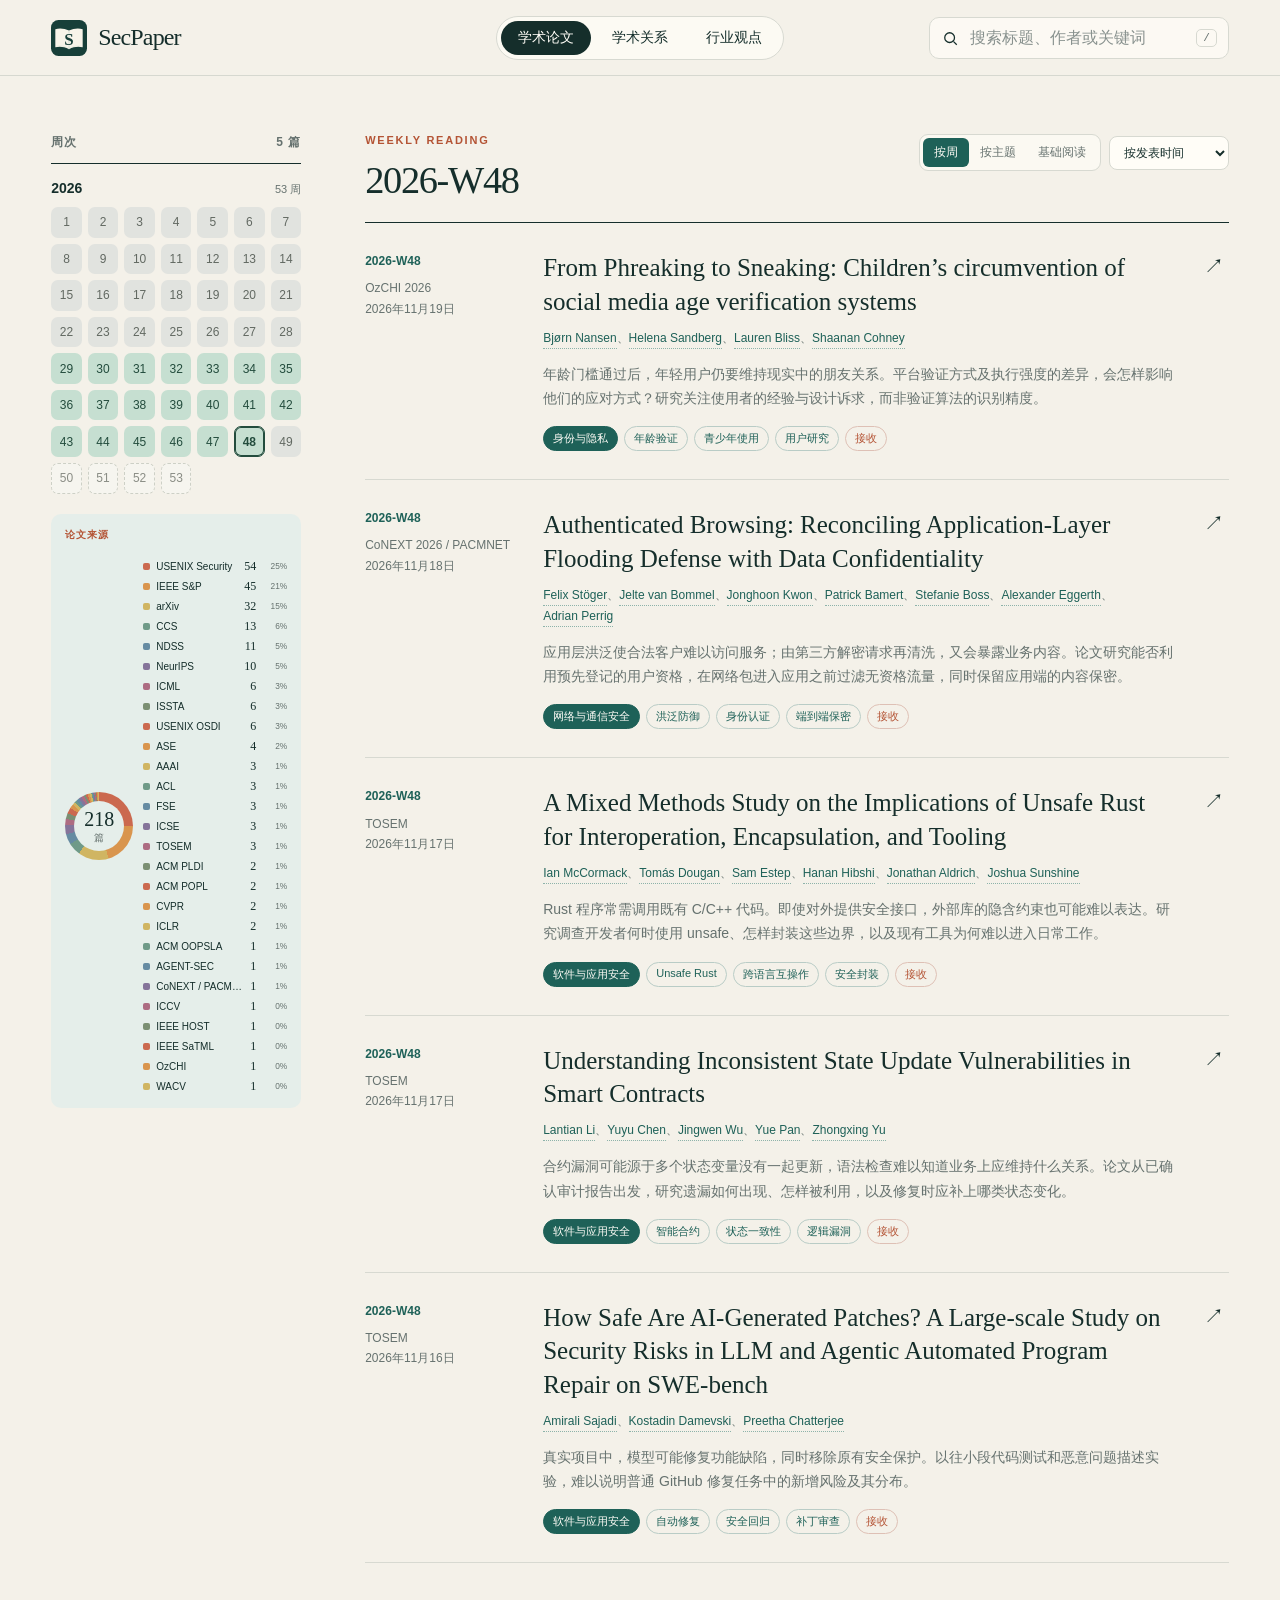
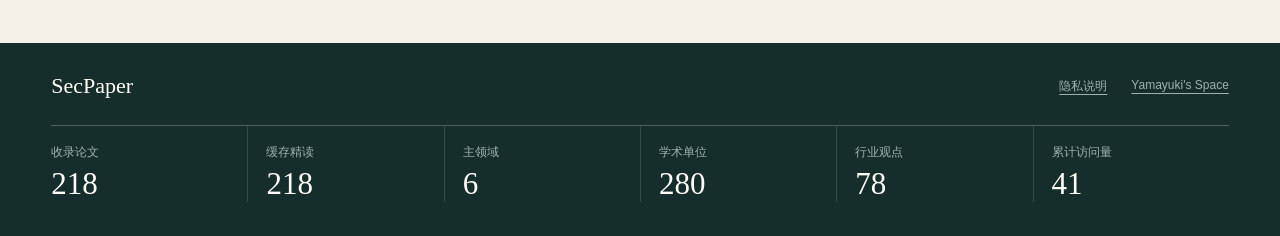
<file: site/index.html>
<!doctype html>
<html lang="zh-CN">
<head>
  <meta charset="utf-8">
  <meta name="viewport" content="width=device-width, initial-scale=1">
  <meta name="description" content="SecPaper：浏览安全论文精读、学术关系与有证据评价的行业观点。">
  <title>SecPaper · 安全研究笔记</title>
  <link rel="icon" href="./favicon.svg?v=2" type="image/svg+xml">
  <link rel="stylesheet" href="./styles.css?v=17">
</head>
<body>
  <header class="site-header">
    <a class="brand" href="./" aria-label="SecPaper 首页">
      <img class="brand-logo" src="./favicon.svg?v=2" alt="" width="36" height="36">
      <strong>SecPaper</strong>
    </a>
    <nav class="mode-tabs" aria-label="内容类型">
      <button class="mode-tab is-active" type="button" data-section="papers">学术论文</button>
      <button class="mode-tab" type="button" data-section="academic">学术关系</button>
      <button class="mode-tab" type="button" data-section="viewpoints">行业观点</button>
    </nav>
    <label class="search">
      <span class="sr-only">搜索</span>
      <svg viewBox="0 0 24 24" aria-hidden="true"><path d="m21 21-4.2-4.2m1.2-5.3a6.5 6.5 0 1 1-13 0 6.5 6.5 0 0 1 13 0Z"/></svg>
      <input id="searchInput" type="search" placeholder="搜索标题、作者或关键词">
      <kbd>/</kbd>
    </label>
  </header>

  <main>
    <section class="workspace" aria-live="polite">
      <aside class="filters">
        <div class="section-heading">
          <span id="filterTitle">论文主题</span>
          <span id="resultCount"></span>
        </div>
        <div class="filter-list" id="filterList"></div>
        <button id="filterToggle" class="filter-toggle" type="button" aria-expanded="false" aria-controls="filterList" hidden>展开全部</button>
        <section class="distribution-card" id="distributionCard" aria-live="polite"></section>
      </aside>

      <div class="content">
        <div class="content-header">
          <div>
            <p class="eyebrow" id="contentEyebrow">WEEKLY READING</p>
            <h2 id="contentTitle">学术论文</h2>
          </div>
          <div class="content-controls">
            <div class="paper-view-tabs" id="paperViewTabs" aria-label="论文浏览方式">
              <button class="paper-view-tab is-active" type="button" data-mode="week">按周</button>
              <button class="paper-view-tab" type="button" data-mode="theme">按主题</button>
              <button class="paper-view-tab" type="button" data-mode="foundation">基础阅读</button>
            </div>
            <select id="academicYear" aria-label="学术关系年份" hidden></select>
            <select id="sortSelect" aria-label="排序方式">
              <option value="recent">按发表时间</option>
              <option value="title">按标题</option>
            </select>
          </div>
        </div>
        <div class="card-list" id="cardList"></div>
        <div class="empty-state" id="emptyState" hidden>
          <p>没有找到匹配内容。</p>
          <button type="button" id="clearSearch">清除搜索</button>
        </div>
      </div>
    </section>
  </main>

  <dialog class="paper-dialog" id="paperDialog">
    <button class="dialog-back" type="button" aria-label="返回上一个详情" hidden>←</button>
    <button class="dialog-close" type="button" aria-label="关闭详情">×</button>
    <article id="dialogContent"></article>
  </dialog>

  <footer>
    <div class="footer-meta">
      <span class="footer-brand">SecPaper</span>
      <nav class="footer-links" aria-label="页脚链接"><a href="./privacy.html">隐私说明</a><a href="https://yamayuki.space/" target="_blank" rel="noreferrer">Yamayuki's Space</a></nav>
    </div>
    <dl class="stats" id="stats"></dl>
  </footer>

  <script src="./data.js?v=11"></script>
  <script src="./world-map.js?v=1"></script>
  <script src="./academic-map.js?v=2"></script>
  <script src="./asset-loader.js?v=1"></script>
  <script src="./app.js?v=21"></script>
  <script src="./analytics-config.js?v=2"></script>
  <script src="./analytics.js?v=3"></script>
</body>
</html>
</file>
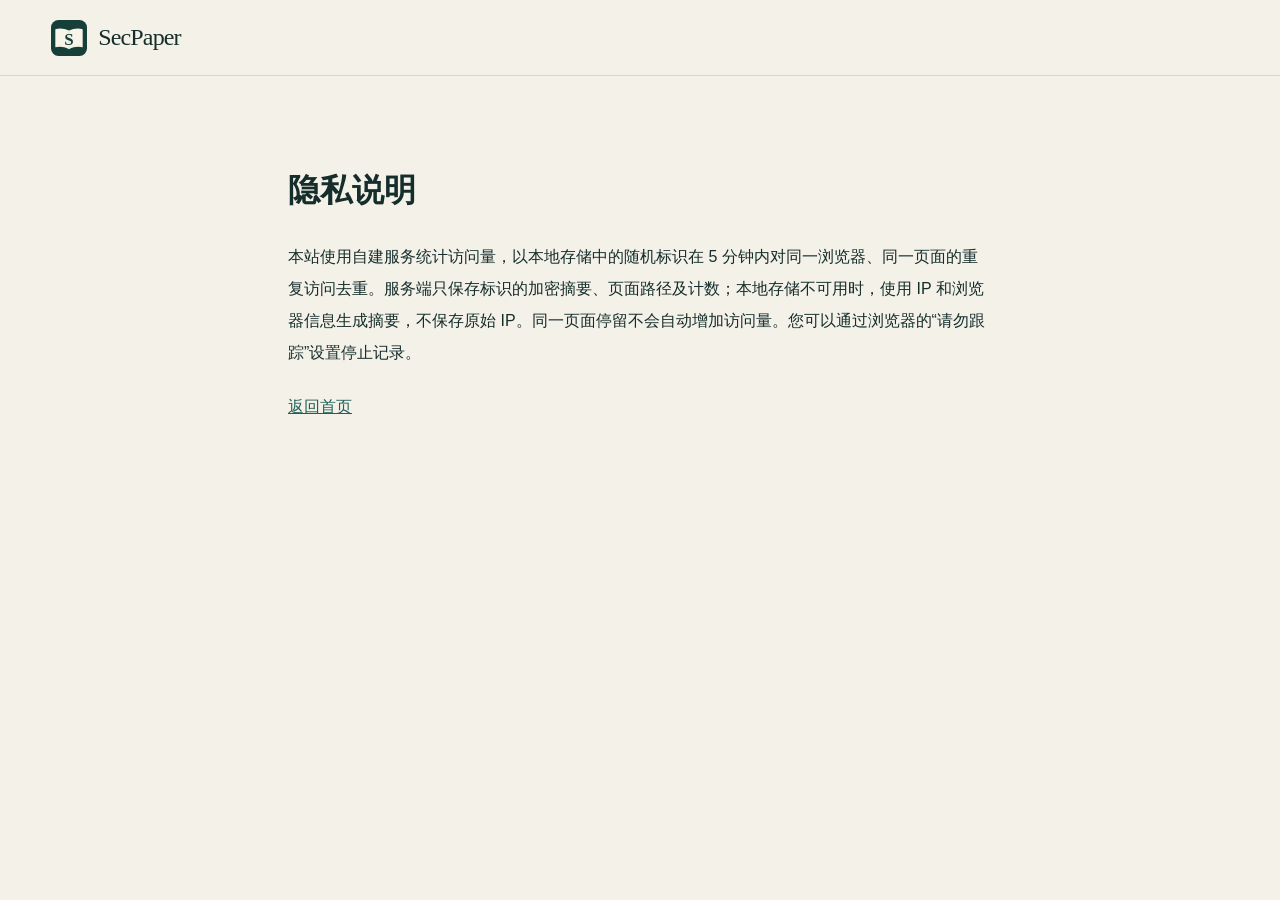
<file: site/privacy.html>
<!doctype html>
<html lang="zh-CN">
<head>
  <meta charset="utf-8">
  <meta name="viewport" content="width=device-width, initial-scale=1">
  <title>隐私说明 · SecPaper</title>
  <link rel="icon" href="./favicon.svg?v=2" type="image/svg+xml">
  <link rel="stylesheet" href="./styles.css?v=17">
</head>
<body>
  <header class="site-header"><a class="brand" href="./" aria-label="SecPaper 首页"><img class="brand-logo" src="./favicon.svg?v=2" alt="" width="36" height="36"><strong>SecPaper</strong></a></header>
  <main class="privacy-page">
    <h1>隐私说明</h1>
    <p>本站使用自建服务统计访问量，以本地存储中的随机标识在 5 分钟内对同一浏览器、同一页面的重复访问去重。服务端只保存标识的加密摘要、页面路径及计数；本地存储不可用时，使用 IP 和浏览器信息生成摘要，不保存原始 IP。同一页面停留不会自动增加访问量。您可以通过浏览器的“请勿跟踪”设置停止记录。</p>
    <a href="./">返回首页</a>
  </main>
  <script src="./analytics-config.js?v=2"></script>
  <script src="./analytics.js?v=3"></script>
</body>
</html>
</file>
<file: site/styles.css>
:root {
  --paper: #f4f1e9;
  --surface: #fffdf7;
  --ink: #152e2b;
  --muted: #66726f;
  --line: #d7d9d1;
  --accent: #b45435;
  --teal: #1e6158;
  --soft-teal: #e5eeea;
  --radius: 14px;
  --shadow: 0 20px 60px rgba(27, 53, 48, .12);
}

* { box-sizing: border-box; }

html { scroll-behavior: smooth; }

body {
  margin: 0;
  color: var(--ink);
  background: var(--paper);
  font-family: Inter, "Noto Sans SC", "PingFang SC", "Microsoft YaHei", sans-serif;
  text-rendering: optimizeLegibility;
}

button, input, select { font: inherit; }
button, select { color: inherit; }
a { color: inherit; }

.sr-only {
  position: absolute;
  width: 1px;
  height: 1px;
  padding: 0;
  margin: -1px;
  overflow: hidden;
  clip: rect(0, 0, 0, 0);
  white-space: nowrap;
  border: 0;
}

.site-header {
  position: sticky;
  top: 0;
  z-index: 10;
  min-height: 76px;
  padding: 12px clamp(20px, 4vw, 64px);
  display: grid;
  grid-template-columns: 1fr auto 1fr;
  align-items: center;
  gap: 28px;
  background: rgba(244, 241, 233, .94);
  border-bottom: 1px solid rgba(21, 46, 43, .13);
  backdrop-filter: blur(12px);
}

.brand {
  width: max-content;
  display: inline-flex;
  align-items: center;
  gap: 11px;
  text-decoration: none;
}

.brand-logo { display: block; width: 36px; height: 36px; flex: none; }

.brand strong {
  font-family: Georgia, "Noto Serif SC", serif;
  font-size: 24px;
  font-weight: 500;
  letter-spacing: -.035em;
}

.mode-tabs {
  display: flex;
  align-items: center;
  gap: 4px;
  padding: 4px;
  border: 1px solid var(--line);
  border-radius: 999px;
  background: rgba(255, 253, 247, .65);
}

.mode-tab {
  padding: 8px 17px;
  border: 0;
  border-radius: 999px;
  background: transparent;
  cursor: pointer;
  font-size: 14px;
}

.mode-tab.is-active {
  color: var(--surface);
  background: var(--ink);
}

.search {
  justify-self: end;
  width: min(100%, 300px);
  height: 42px;
  display: flex;
  align-items: center;
  gap: 9px;
  padding: 0 11px;
  border: 1px solid var(--line);
  border-radius: 10px;
  background: rgba(255, 253, 247, .7);
}

.search:focus-within { border-color: var(--teal); box-shadow: 0 0 0 3px rgba(30, 97, 88, .1); }
.search svg { width: 18px; fill: none; stroke: currentColor; stroke-width: 1.7; }
.search input { min-width: 0; flex: 1; border: 0; outline: 0; background: transparent; }
.search input::placeholder { color: #89928f; }
.search kbd { padding: 2px 6px; color: var(--muted); border: 1px solid var(--line); border-radius: 5px; font-size: 11px; }

main {
  width: min(1440px, 100%);
  margin: 0 auto;
  padding: 0 clamp(20px, 4vw, 64px);
}

.content,
.card-list,
.card-body { min-width: 0; }

.eyebrow {
  margin: 0 0 12px;
  color: var(--accent);
  font-size: 11px;
  font-weight: 700;
  letter-spacing: .16em;
}

.workspace {
  display: grid;
  grid-template-columns: 250px minmax(0, 1fr);
  gap: clamp(32px, 5vw, 78px);
  padding: 58px 0 80px;
}

.filters {
  align-self: start;
  position: sticky;
  top: 108px;
}

.section-heading {
  display: flex;
  justify-content: space-between;
  padding-bottom: 12px;
  color: var(--muted);
  border-bottom: 1px solid var(--ink);
  font-size: 12px;
  font-weight: 700;
  letter-spacing: .08em;
}

.filter-list { margin-top: 10px; }

.filter-button {
  width: 100%;
  padding: 9px 2px;
  display: flex;
  justify-content: space-between;
  gap: 12px;
  color: var(--muted);
  border: 0;
  border-bottom: 1px solid var(--line);
  background: transparent;
  cursor: pointer;
  text-align: left;
}

.filter-button:hover, .filter-button.is-active { color: var(--ink); }
.filter-button.is-active { font-weight: 700; }
.filter-button.is-active::before { content: "—"; color: var(--accent); }
.filter-button.is-active span:first-of-type { margin-right: auto; }

.filter-count {
  min-width: 26px;
  padding: 2px 7px;
  color: var(--muted);
  background: rgba(21, 46, 43, .07);
  border-radius: 99px;
  text-align: center;
  font-size: 11px;
}

.distribution-card {
  margin-top: 20px;
  padding: 14px;
  display: grid;
  grid-template-areas: "head head" "chart legend";
  grid-template-columns: 68px minmax(0, 1fr);
  align-items: center;
  column-gap: 10px;
  background: var(--soft-teal);
  border-radius: 10px;
}

.distribution-head {
  grid-area: head;
  display: flex;
  align-items: start;
  justify-content: space-between;
  gap: 8px;
}

.distribution-head > span {
  padding: 3px 7px;
  color: var(--muted);
  border: 1px solid rgba(21, 46, 43, .14);
  border-radius: 99px;
  font-size: 10px;
}

.distribution-kicker {
  margin: 0 0 3px;
  color: var(--accent);
  font-size: 10px;
  font-weight: 700;
  letter-spacing: .1em;
}

.distribution-head strong { color: var(--ink); font-size: 12px; font-weight: 650; }

.distribution-chart {
  grid-area: chart;
  position: relative;
  width: 68px;
  aspect-ratio: 1;
  margin: 14px 0 0;
  display: grid;
  place-items: center;
  border-radius: 50%;
}

.distribution-chart::after {
  content: "";
  position: absolute;
  inset: 9px;
  background: var(--soft-teal);
  border-radius: 50%;
}

.distribution-chart > span {
  position: relative;
  z-index: 1;
  display: grid;
  color: var(--ink);
  text-align: center;
  line-height: 1;
}

.distribution-chart b { font-family: Georgia, serif; font-size: 20px; font-weight: 500; }
.distribution-chart small { margin-top: 4px; color: var(--muted); font-size: 10px; }

.distribution-legend {
  grid-area: legend;
  margin: 14px 0 0;
  padding: 0;
  display: grid;
  gap: 5px;
  list-style: none;
}

.distribution-legend li {
  min-width: 0;
  display: grid;
  grid-template-columns: 7px minmax(0, 1fr) auto 25px;
  align-items: center;
  gap: 6px;
  color: var(--muted);
  font-size: 10px;
}

.distribution-legend i { width: 7px; height: 7px; border-radius: 2px; }
.distribution-legend span { overflow: hidden; color: var(--ink); text-overflow: ellipsis; white-space: nowrap; }
.distribution-legend b { color: var(--ink); font-family: Georgia, serif; font-size: 12px; font-weight: 500; }
.distribution-legend small { text-align: right; }

.content-header {
  min-height: 72px;
  display: flex;
  align-items: start;
  justify-content: space-between;
  gap: 24px;
  border-bottom: 1px solid var(--ink);
}

.content-header h2 {
  margin: 0 0 20px;
  font-family: Georgia, "Noto Serif SC", "Songti SC", serif;
  font-size: clamp(28px, 3vw, 42px);
  font-weight: 500;
  letter-spacing: -.035em;
}

#sortSelect {
  padding: 8px 28px 8px 10px;
  border: 1px solid var(--line);
  border-radius: 8px;
  background: var(--surface);
  font-size: 12px;
}

.content-controls { display: flex; align-items: center; gap: 8px; }

.paper-view-tabs {
  display: flex;
  padding: 3px;
  border: 1px solid var(--line);
  border-radius: 9px;
  background: rgba(255, 253, 247, .65);
}

.paper-view-tabs[hidden] { display: none; }

.paper-view-tab {
  padding: 6px 11px;
  color: var(--muted);
  border: 0;
  border-radius: 6px;
  background: transparent;
  cursor: pointer;
  font-size: 12px;
}

.paper-view-tab.is-active {
  color: var(--surface);
  background: var(--teal);
}

#academicYear {
  padding: 8px 28px 8px 10px;
  border: 1px solid var(--line);
  border-radius: 8px;
  background: var(--surface);
  font-size: 12px;
}

.paper-card {
  position: relative;
  padding: 28px 52px 28px 0;
  display: grid;
  grid-template-columns: 150px minmax(0, 1fr);
  gap: 28px;
  border-bottom: 1px solid var(--line);
  cursor: pointer;
}

.paper-card:hover .paper-title-button { color: var(--accent); }
.paper-card::after {
  content: "↗";
  position: absolute;
  top: 30px;
  right: 5px;
  font-size: 20px;
  transition: transform .18s ease;
}
.paper-card:hover::after { transform: translate(3px, -3px); }

.card-meta { color: var(--muted); font-size: 12px; line-height: 1.7; }
.card-meta strong { display: block; margin-bottom: 7px; color: var(--teal); font-weight: 700; }
.card-body h3 { max-width: 850px; margin: 0; font-family: Georgia, "Noto Serif SC", serif; font-size: clamp(19px, 2vw, 25px); font-weight: 500; line-height: 1.35; }
.card-body h3,
.dialog-title,
.glossary-section dt { overflow-wrap: anywhere; }
.paper-title-button {
  padding: 0;
  color: inherit;
  background: none;
  border: 0;
  font: inherit;
  line-height: inherit;
  text-align: left;
  cursor: pointer;
}
.paper-author-list { margin: 9px 0 0; color: var(--muted); font-size: 12px; line-height: 1.7; }
.card-summary { max-width: 850px; margin: 13px 0 0; color: var(--muted); font-size: 14px; line-height: 1.72; }

.tags { margin-top: 16px; display: flex; flex-wrap: wrap; gap: 6px; }
.tag { padding: 4px 9px; color: var(--teal); border: 1px solid #b9ccc6; border-radius: 99px; font-size: 11px; }
.tag.domain { color: var(--surface); background: var(--teal); border-color: var(--teal); }
.tag.status { color: var(--accent); border-color: #dec0b5; }

.viewpoint-card { grid-template-columns: 150px minmax(0, 1fr); cursor: default; }
.viewpoint-card::after { content: none; }
.viewpoint-card h3 a { text-decoration: none; }
.viewpoint-card h3 a:hover { color: var(--accent); text-decoration: underline; text-underline-offset: 4px; }
.viewpoint-evidence { margin: 18px 0 0; display: grid; gap: 8px; }
.viewpoint-evidence div { display: grid; grid-template-columns: 72px minmax(0, 1fr); gap: 10px; }
.viewpoint-evidence dt { color: var(--ink); font-size: 12px; font-weight: 700; }
.viewpoint-evidence dd { margin: 0; color: var(--muted); font-size: 13px; line-height: 1.6; }
.highlights { margin: 17px 0 0; padding-left: 18px; color: var(--muted); font-size: 14px; line-height: 1.7; }
.highlights li + li { margin-top: 5px; }
.source-link { display: inline-block; margin-top: 17px; color: var(--teal); font-size: 13px; font-weight: 700; text-underline-offset: 4px; }

.subsection-heading h3,
.network-detail h3 {
  margin: 0;
  font-family: Georgia, "Noto Serif SC", serif;
  font-size: clamp(23px, 2.4vw, 34px);
  font-weight: 500;
  line-height: 1.3;
}

.network-section { margin-top: 12px; }

.subsection-heading {
  display: flex;
  justify-content: space-between;
  align-items: end;
  gap: 30px;
  padding-bottom: 18px;
  border-bottom: 1px solid var(--ink);
}

.subsection-heading > p {
  max-width: 520px;
  margin: 0;
  color: var(--muted);
  font-size: 12px;
  line-height: 1.7;
}

.subsection-heading.compact { align-items: start; }

.network-detail {
  margin-top: 12px;
  padding: 22px 24px;
  display: grid;
  grid-template-columns: 1fr 1.2fr 1.2fr;
  gap: 28px;
  background: var(--soft-teal);
  border-radius: 11px;
}

.network-detail h3 { font-size: 23px; }
.network-detail p { margin: 7px 0 0; color: var(--muted); font-size: 12px; line-height: 1.65; }
.network-detail strong { font-size: 12px; }

.rankings {
  margin-top: 62px;
  display: grid;
  grid-template-columns: repeat(3, minmax(0, 1fr));
  gap: clamp(20px, 3vw, 40px);
}

.ranking-list { margin: 10px 0 0; padding: 0; list-style: none; }
.ranking-list li {
  min-height: 66px;
  display: grid;
  grid-template-columns: 34px 1fr auto;
  align-items: center;
  gap: 10px;
  border-bottom: 1px solid var(--line);
}
.ranking-list li > span { color: var(--accent); font-family: Georgia, serif; font-size: 13px; }
.ranking-list strong,
.ranking-list small { display: block; }
.ranking-list strong { font-size: 13px; }
.ranking-list small { margin-top: 4px; color: var(--muted); font-size: 10px; line-height: 1.4; }
.ranking-list b { font-family: Georgia, serif; font-size: 24px; font-weight: 500; }

.scholar-link {
  padding: 0;
  color: var(--teal);
  background: none;
  border: 0;
  border-bottom: 1px dotted #8db3aa;
  font: inherit;
  line-height: inherit;
  cursor: pointer;
}
.scholar-link:hover { color: var(--accent); border-bottom-color: var(--accent); }
.ranking-scholar-link { color: var(--ink); font-weight: 700; text-align: left; }

.empty-state { padding: 70px 0; text-align: center; color: var(--muted); }
.empty-state button { padding: 8px 13px; border: 1px solid var(--line); border-radius: 8px; background: var(--surface); cursor: pointer; }

.paper-dialog {
  width: min(820px, calc(100% - 32px));
  max-height: calc(100vh - 40px);
  padding: 0;
  color: var(--ink);
  background: var(--surface);
  border: 1px solid var(--line);
  border-radius: var(--radius);
  box-shadow: var(--shadow);
}

.paper-dialog::backdrop { background: rgba(10, 31, 28, .58); backdrop-filter: blur(3px); }
.paper-dialog article { padding: clamp(28px, 6vw, 64px); }
.dialog-close { position: sticky; top: 14px; float: right; z-index: 2; width: 38px; height: 38px; margin: 14px 14px 0 0; border: 1px solid var(--line); border-radius: 50%; background: var(--surface); cursor: pointer; font-size: 24px; }
.dialog-back { position: sticky; top: 14px; float: left; z-index: 2; width: 38px; height: 38px; margin: 14px 0 0 14px; color: var(--ink); background: var(--surface); border: 1px solid var(--line); border-radius: 50%; cursor: pointer; font-size: 20px; }
.dialog-title { max-width: 650px; margin: 12px 0 18px; font-family: Georgia, "Noto Serif SC", serif; font-size: clamp(28px, 4vw, 42px); font-weight: 500; line-height: 1.2; letter-spacing: -.035em; }
.dialog-byline { padding-bottom: 24px; color: var(--muted); border-bottom: 1px solid var(--line); font-size: 13px; line-height: 1.6; }
.detail-section { margin-top: 26px; }
.detail-section h3 { margin: 0 0 9px; color: var(--accent); font-size: 12px; letter-spacing: .1em; }
.detail-section p,
.glossary-section dl {
  font-family: Georgia, "Noto Serif SC", serif;
  font-size: 16px;
  line-height: 1.85;
}
.detail-section p { margin: 0; }
.glossary-section dl { margin: 0; display: grid; gap: 10px; }
.glossary-section dl div { display: grid; grid-template-columns: minmax(110px, .3fr) minmax(0, 1fr); gap: 18px; }
.glossary-section dt { font-weight: 600; line-height: inherit; }
.glossary-section dd { margin: 0; color: var(--ink); line-height: inherit; }
.affiliation-list { margin: 0; padding: 0; list-style: none; font-size: 14px; line-height: 1.85; }
.affiliation-list li + li { margin-top: 6px; }
.dialog-scholar-stats { display: grid; grid-template-columns: repeat(3, 1fr); margin: 24px 0 0; padding: 18px 0; border-block: 1px solid var(--line); }
.dialog-scholar-stats div + div { padding-left: 18px; border-left: 1px solid var(--line); }
.dialog-scholar-stats dt { color: var(--muted); font-size: 11px; }
.dialog-scholar-stats dd { margin: 4px 0 0; font-family: Georgia, serif; font-size: 26px; }
.dialog-recent-papers { margin: 0; padding-left: 20px; }
.dialog-recent-papers li + li { margin-top: 13px; }
.dialog-recent-papers button { padding: 0; color: var(--ink); background: none; border: 0; font-family: Georgia, "Noto Serif SC", serif; font-size: 16px; line-height: 1.45; text-align: left; text-decoration: underline; text-decoration-color: #a9c1ba; text-underline-offset: 4px; cursor: pointer; }
.dialog-recent-papers button:hover { color: var(--accent); }
.dialog-recent-papers small { display: block; margin-top: 3px; color: var(--muted); font-size: 11px; }
.homepage-pending { color: var(--muted); font-size: 13px; }
.dialog-actions { margin-top: 34px; display: flex; flex-wrap: wrap; gap: 10px; }
.dialog-actions a { padding: 10px 14px; color: var(--surface); background: var(--ink); border-radius: 8px; text-decoration: none; font-size: 13px; }
.dialog-actions a.secondary { color: var(--ink); background: transparent; border: 1px solid var(--line); }

footer {
  padding: 30px clamp(20px, 4vw, 64px) 34px;
  color: #9fb1ac;
  background: var(--ink);
  font-size: 12px;
}

.footer-meta {
  display: flex;
  align-items: center;
  justify-content: space-between;
  gap: 20px;
}

.footer-brand { color: var(--surface); font-family: Georgia, serif; font-size: 22px; }

.privacy-note {
  max-width: 760px;
  margin: 14px 0 0;
  color: #b8c6c2;
  line-height: 1.7;
}

.stats {
  display: grid;
  grid-template-columns: repeat(6, 1fr);
  margin: 26px 0 0;
  border-top: 1px solid rgba(255, 253, 247, .24);
}

.stat {
  padding: 18px 18px 0;
  border-left: 1px solid rgba(255, 253, 247, .14);
}

.stat:first-child { padding-left: 0; border-left: 0; }
.stat dt { color: #9fb1ac; font-size: 12px; }
.stat dd { margin: 5px 0 0; color: var(--surface); font-family: Georgia, serif; font-size: 31px; }

@media (max-width: 960px) {
  .site-header { grid-template-columns: 1fr auto; }
  .mode-tabs { order: 3; grid-column: 1 / -1; justify-self: center; }
  .search { width: 240px; }
}

@media (max-width: 720px) {
  .site-header { gap: 12px; }
  .brand small, .search kbd { display: none; }
  .search { width: 44px; padding: 0 12px; }
  .search:focus-within { position: absolute; right: 20px; width: calc(100% - 40px); background: var(--surface); }
  .search input { width: 0; }
  .search:focus-within input { width: auto; }
  .mode-tabs { width: 100%; }
  .mode-tab { flex: 1; padding-inline: 8px; }
  .workspace { grid-template-columns: minmax(0, 1fr); padding-top: 28px; }
  .filters { position: static; }
  .filter-list { display: flex; overflow-x: auto; gap: 8px; padding: 2px 0 8px; scrollbar-width: thin; }
  .filter-button { width: auto; min-width: max-content; padding: 8px 11px; border: 1px solid var(--line); border-radius: 999px; }
  .filter-button.is-active::before { display: none; }
  .distribution-card {
    margin-top: 16px;
    display: grid;
    grid-template-columns: 76px minmax(0, 1fr);
    align-items: center;
    column-gap: 18px;
  }
  .distribution-chart { width: 76px; }
  .content-header { align-items: stretch; flex-direction: column; gap: 8px; }
  .content-controls { margin-bottom: 12px; flex-wrap: wrap; }
  .paper-card, .viewpoint-card { grid-template-columns: minmax(0, 1fr); gap: 9px; padding-right: 34px; }
  .glossary-section dl div { grid-template-columns: 1fr; gap: 1px; }
  .card-meta strong { display: inline; margin-right: 8px; }
  .footer-meta { align-items: flex-start; flex-direction: column; }
  .stats { grid-template-columns: repeat(2, 1fr); }
  .stat:nth-child(3) { padding-left: 0; border-left: 0; }
  .network-detail, .rankings { grid-template-columns: 1fr; }
  .dialog-scholar-stats { grid-template-columns: 1fr; gap: 12px; }
  .dialog-scholar-stats div + div { padding: 12px 0 0; border-top: 1px solid var(--line); border-left: 0; }
  .network-detail { gap: 16px; }
  .subsection-heading { align-items: start; flex-direction: column; gap: 10px; }
}

@media (prefers-reduced-motion: reduce) {
  * { scroll-behavior: auto !important; transition: none !important; }
}

/* Global research atlas */
.map-scope { margin: 20px 0 0; color: var(--teal); font-size: 12px; }
.filter-toggle { width: 100%; margin: 10px 0 0; padding: 11px; border: 1px solid var(--line); border-radius: 8px; background: transparent; color: var(--teal); cursor: pointer; font: inherit; font-size: 12px; }
.network-section { margin-top: 12px; }
.world-map-board { margin-top: 22px; border: 1px solid var(--line); border-radius: 12px; background: #f3f6f0; overflow: hidden; }
.map-summary { padding: 18px 22px 0; font-size: 12px; color: var(--muted); }
.map-summary strong { color: var(--ink); font: 26px Georgia, serif; margin-right: 6px; }
.map-summary span { padding: 0 10px; }
.world-map { width: 100%; height: auto; display: block; }
.map-grid path { stroke: #dce3dd; stroke-width: .5; fill: none; stroke-dasharray: 3 5; }
.map-land { stroke: #f8faf6; stroke-width: .65; stroke-linejoin: round; }
.map-land[role="button"] { cursor: pointer; }
.map-land:hover[role="button"], .map-land.is-selected, .map-land:focus { stroke: #b36c35; stroke-width: 2; outline: none; }
.map-routes path { fill: none; stroke: #000; stroke-linecap: round; stroke-dasharray: 4 5; }
.map-legend { display: flex; align-items: center; gap: 10px; flex-wrap: wrap; padding: 6px 22px 18px; color: var(--muted); font-size: 11px; }
.map-legend span { display: inline-flex; align-items: center; gap: 5px; }
.no-data { display: inline-block; width: 12px; height: 12px; background: #e4e9e2; border: 1px solid #ccd5cc; }
.color-scale { width: 100px; height: 9px; border-radius: 4px; background: linear-gradient(90deg,hsl(165 32% 83%),hsl(165 32% 31%)); }
.route-key { margin-left: auto; color: #000; }
.map-note { font-size: 11px; color: var(--muted); line-height: 1.8; }
.map-controls { display: grid; grid-template-columns: auto minmax(150px, .7fr) minmax(250px, 1.3fr); gap: 12px 16px; align-items: end; margin: 20px 0; }
.map-controls-title { align-self: center; font-size: 12px; }
.map-controls label { display: grid; gap: 6px; font-size: 11px; min-width: 0; color: var(--muted); }
.map-controls select { width: 100%; min-width: 0; padding: 9px; border: 1px solid var(--line); border-radius: 6px; background: var(--surface); color: var(--ink); }
@media (max-width: 700px) { .map-summary { padding: 12px 12px 0; } .map-legend { padding: 8px 12px 12px; gap: 7px; } .route-key { margin-left: 0; } .network-section .subsection-heading { align-items: start; flex-direction: column; gap: 12px; } .map-controls { grid-template-columns: 1fr; align-items: stretch; } .map-controls-title { margin-bottom: 2px; } }

.map-routes { pointer-events: none; }
.map-routes path { opacity: 0; visibility: hidden; transition: opacity .18s ease; }
.map-routes path.is-visible { opacity: .3; visibility: visible; }
.rankings > div { min-width: 0; }
.rankings .subsection-heading h3 { font-size: clamp(21px, 2vw, 28px); }
.ranking-list strong { overflow-wrap: anywhere; }
@media (max-width: 900px) { .rankings { grid-template-columns: 1fr; } }

.load-status { padding: 18px 0; color: var(--muted); font-size: 13px; }

.map-small-country { fill: var(--ink); font-size: 9px; cursor: pointer; paint-order: stroke; stroke: #f3f6f0; stroke-width: 2px; }
.map-small-country:focus { outline: 1px solid var(--teal); }
.footer-links { display: flex; flex-wrap: wrap; gap: 24px; }
.footer-links a { color: inherit; text-underline-offset: 4px; }
.privacy-page { max-width: 760px; padding: 72px 28px; margin: 0 auto; }
.privacy-page p { line-height: 2; margin: 28px 0; }
.privacy-page a { color: var(--teal); }

.dialog-affiliations { margin: 16px 0 12px; overflow-wrap: anywhere; }
.easycatch { padding: 20px 22px; background: var(--soft-teal); border-radius: 10px; }
.easycatch h3 { color: var(--teal); font-size: 15px; letter-spacing: .02em; }
.easycatch p + p { margin-top: 12px; }
@media (max-width: 700px) { .easycatch { padding: 16px; } }

/* Compact annual week navigation. */
.filter-list.is-week-calendar { display: block; overflow: visible; padding: 0; }
.week-calendar + .week-calendar { margin-top: 20px; }
.week-year { display: flex; justify-content: space-between; align-items: baseline; margin: 16px 0 10px; color: var(--ink); font-size: 14px; font-weight: 700; }
.week-year span { color: var(--muted); font-size: 11px; font-weight: 400; }
.week-grid { display: grid; grid-template-columns: repeat(7, minmax(0, 1fr)); gap: 6px; }
.week-cell { min-width: 0; aspect-ratio: 1; border: 1px solid transparent; border-radius: 7px; font: inherit; font-size: 12px; font-variant-numeric: tabular-nums; cursor: pointer; }
.week-cell.has-content, .week-legend .has-content { background: #c6dfd1; color: #234c3d; }
.week-cell.is-empty, .week-legend .is-empty { background: #e1e3df; color: #626962; }
.week-cell.is-future, .week-legend .is-future { background: #f6f5ef; color: #8a8d85; border: 1px dashed #cdd0c6; }
.week-cell:disabled { cursor: default; opacity: 1; }
.week-cell.has-content:hover { background: #a9cdb9; }
.week-cell.is-active { border-color: #234c3d; box-shadow: inset 0 0 0 1px #234c3d; font-weight: 750; }
.week-cell:focus-visible { outline: 2px solid var(--accent); outline-offset: 2px; }
.week-legend { display: flex; flex-wrap: wrap; gap: 10px; margin-top: 14px; color: var(--muted); font-size: 10px; }
.week-legend span { display: inline-flex; align-items: center; gap: 4px; }
.week-legend i { width: 10px; height: 10px; border-radius: 3px; }
@media (max-width: 720px) {
  .week-grid { grid-template-columns: repeat(auto-fill, minmax(32px, 1fr)); }
  .week-cell { min-height: 32px; }
}
</file>
